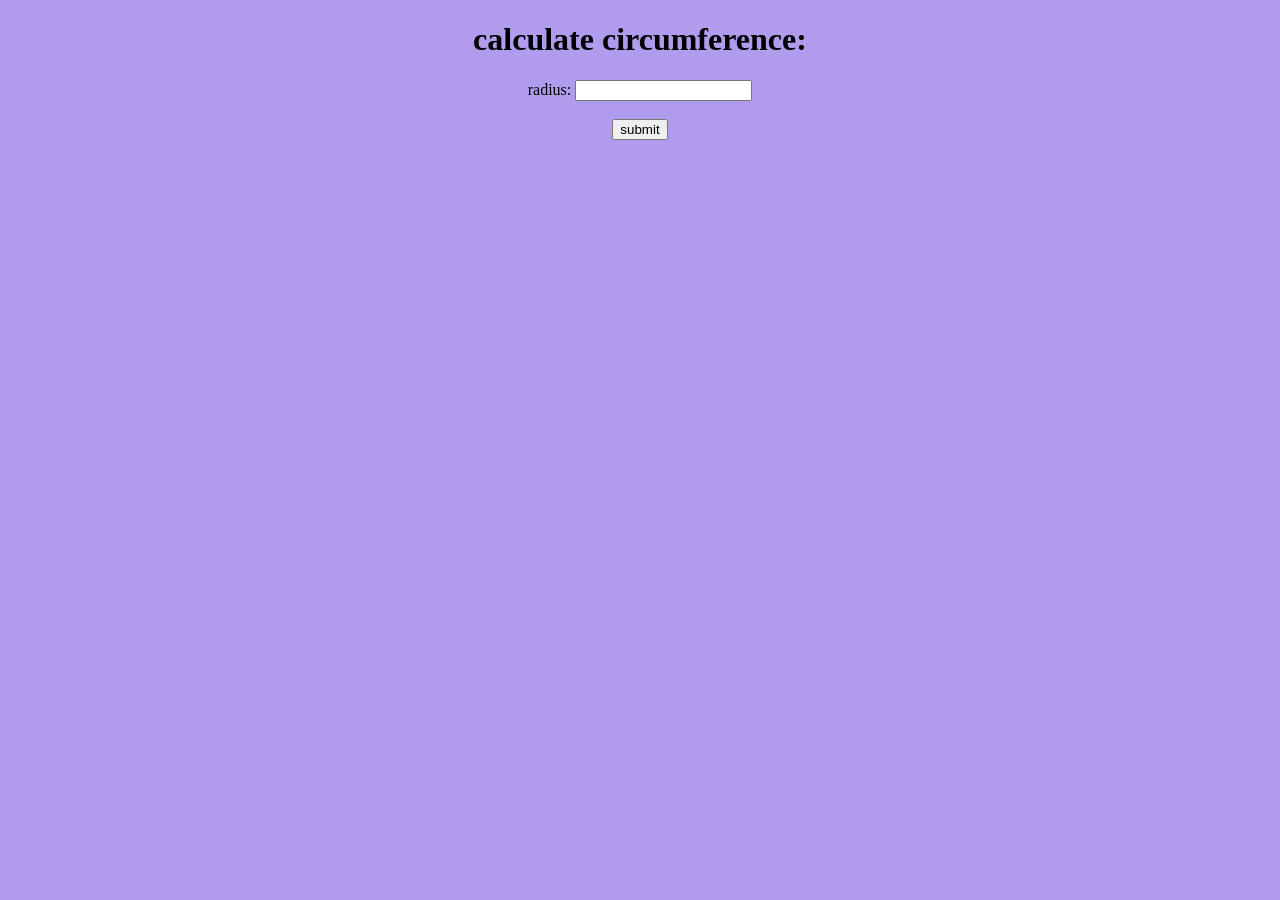
<file: index.html>
<!DOCTYPE html>
<html lang="en">
<head>
    <meta charset="UTF-8">
    <meta name="viewport" content="width=device-width, initial-scale=1.0">
    <title>Document</title>
    <link rel="stylesheet" href="index.css">
</head>
<body>
    <h1 id="myH1">calculate circumference:</h1>
    
    <label>radius:</label>
    <input id="mytext" type="text"><br><br>
    <button id="submitbtn">submit</button>
    <h3 id="myh3"></h3>
    <script src="index.js" ></script>
    <h2 id="myh1"></h2>
</body>
</html>
</file>
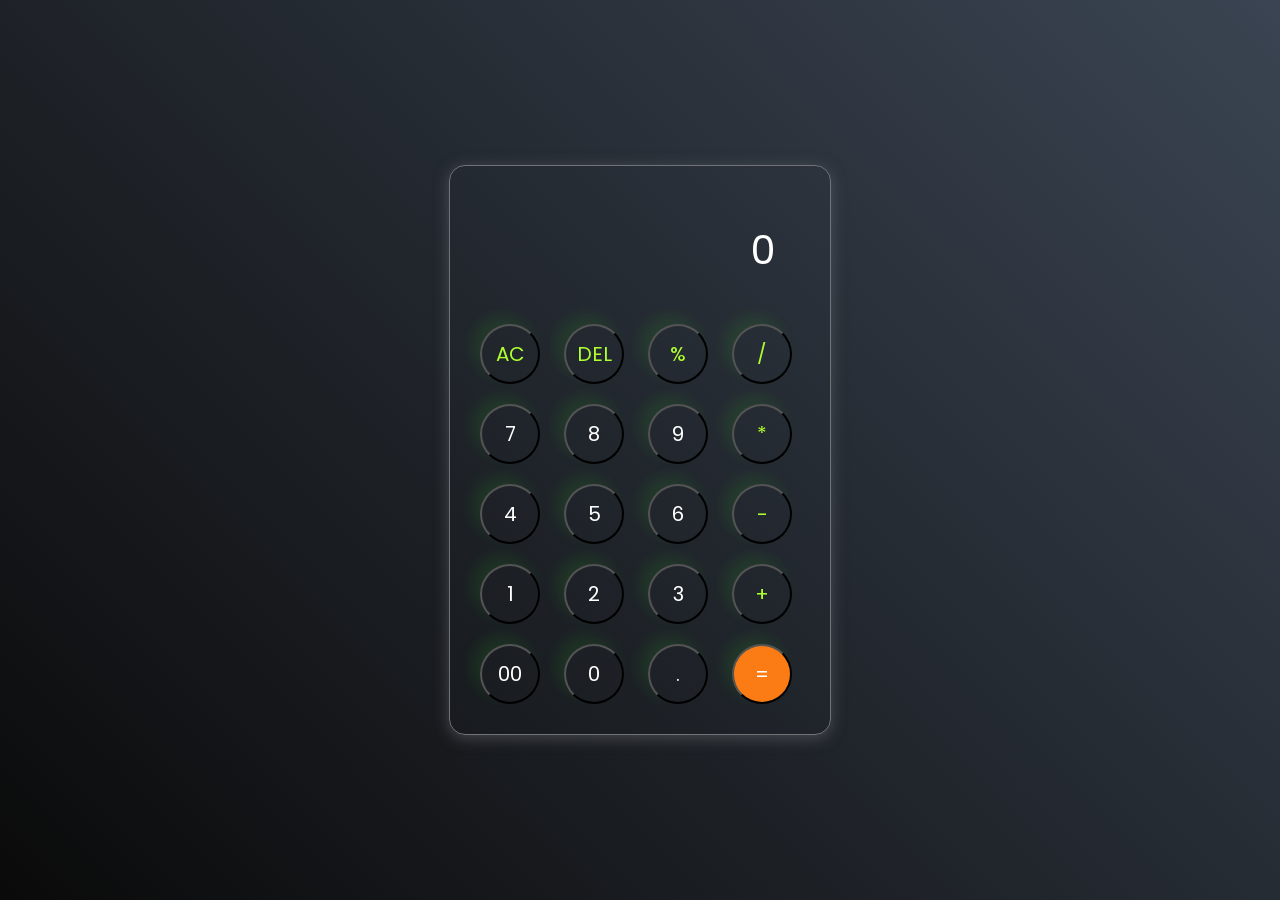
<file: calculator.html>
<!DOCTYPE html>
<html lang="en">
<head>
    <meta charset="UTF-8">
    <meta name="viewport" content="width=device-width, initial-scale=1.0">
    <title>Document</title>
    <link rel="stylesheet" href="stylee.css">
</head>
<body>
    <div class="calculator" >
        <input type="text" placeholder="0" id="inputbox">
        <div>
            <button class="operator">AC</button>
            <button class="operator">DEL</button>
            <button class="operator">%</button>
            <button class="operator">/</button>
        </div>
        <div>
            <button>7</button>
            <button>8</button>
            <button>9</button>
            <button class="operator">*</button>
        </div>
        <div>
            <button>4</button>
            <button>5</button>
            <button>6</button>
            <button class="operator">-</button>
        </div>
        <div>
            <button>1</button>
            <button>2</button>
            <button>3</button>
            <button  class="operator">+</button>
        </div>
        <div>
            <button>00</button>
            <button>0</button>
            <button>.</button>
            <button class="equalbtn">=</button>
        </div>
    </div>
</body>
<script src="script.js"></script>
</html>
</file>
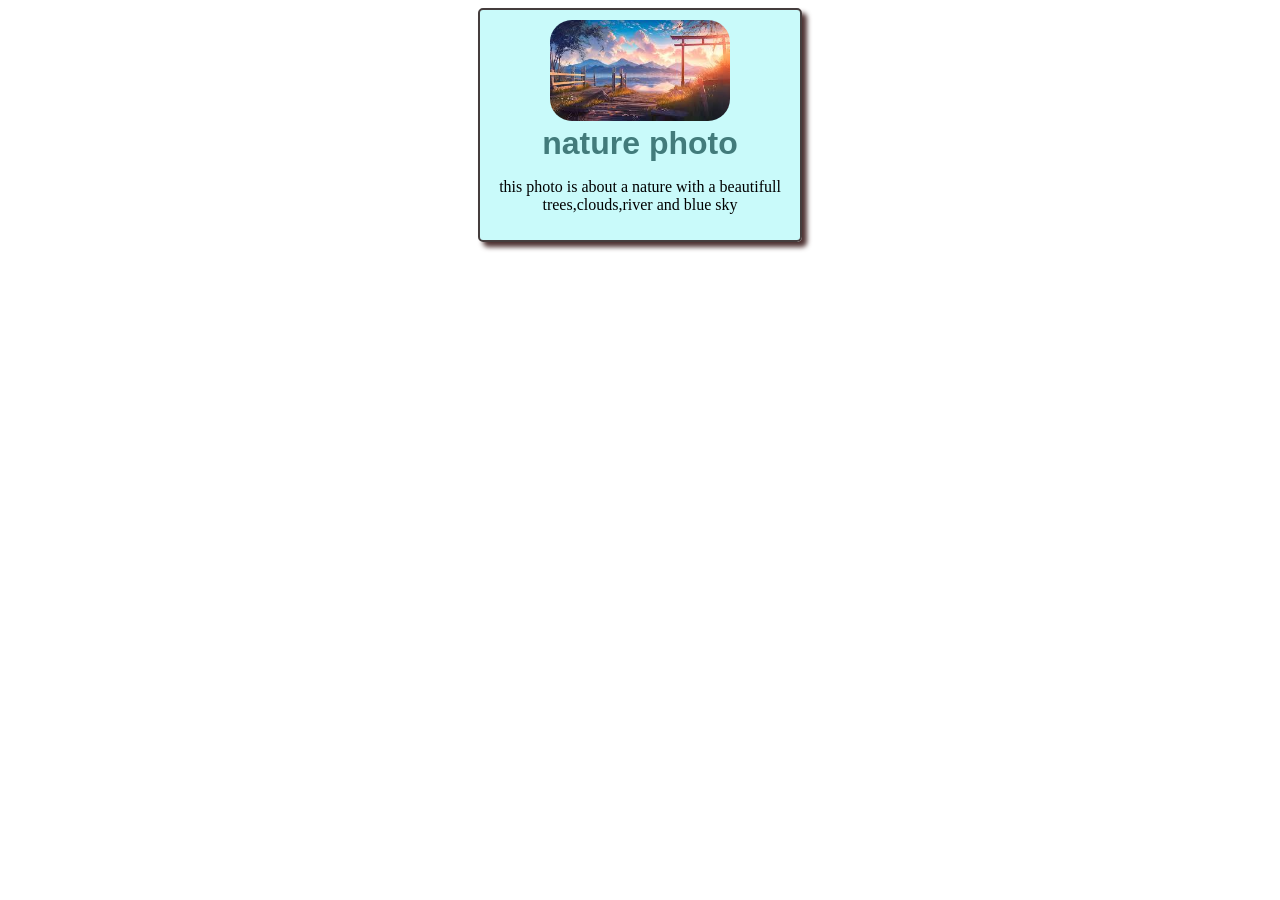
<file: infobox.html>
<!DOCTYPE html>
<html lang="en">

<head>
    <meta charset="UTF-8">
    <meta name="viewport" content="width=device-width, initial-scale=1.0">
    <title>NATURE</title>
    <link rel="stylesheet" href="style.css">
</head>

<body>
    <div class="main-div">

        <img class="img" src="naturre.jpg" alt="">

        <h1 class="h1-tag">nature photo</h1>
     <p class="para-tag">this photo is about a nature with a beautifull trees,clouds,river and blue sky</p>
    </div>
</body>

</html>
</file>
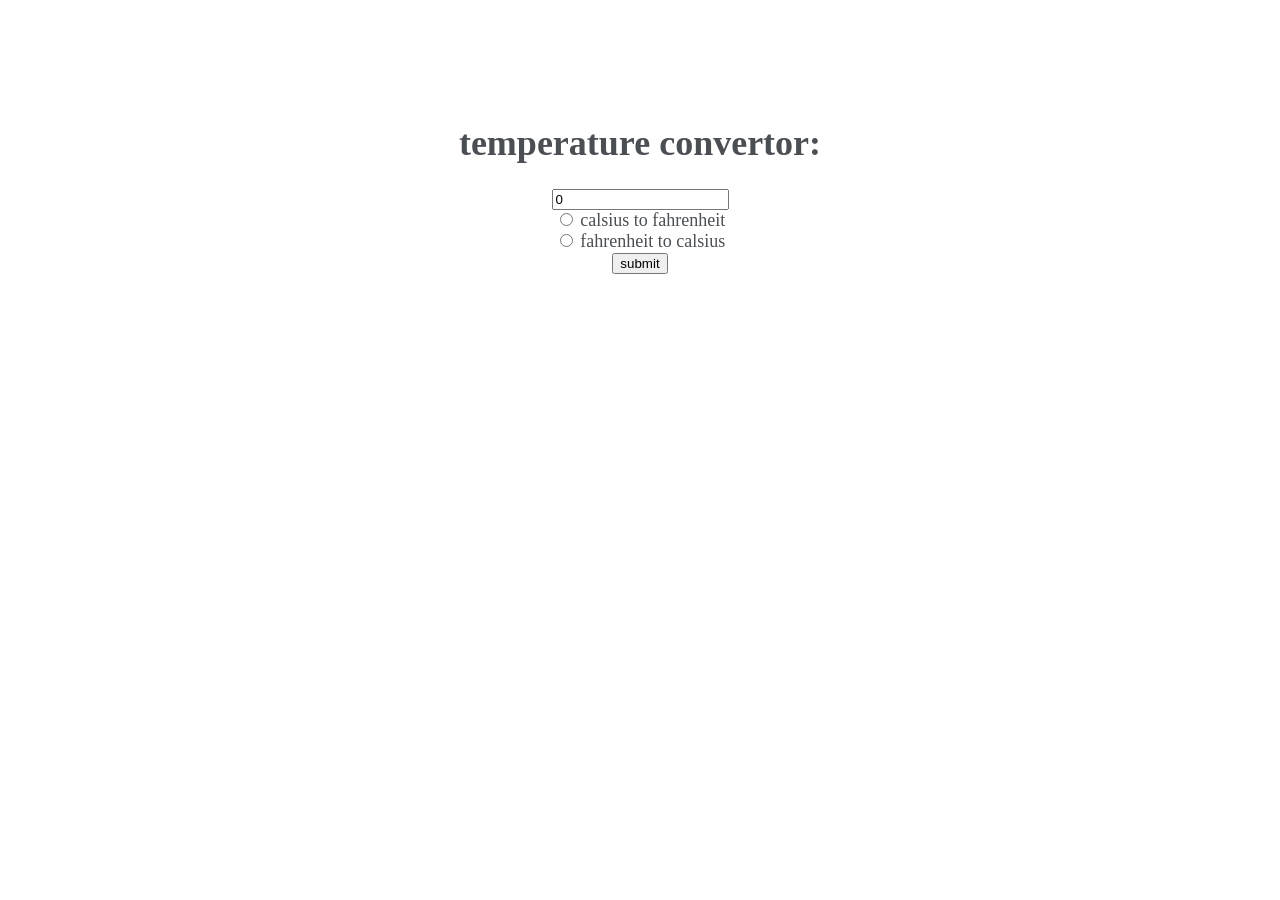
<file: tempc.html>
<!DOCTYPE html>
<html lang="en">

<head>
    <meta charset="UTF-8">
    <meta name="viewport" content="width=device-width, initial-scale=1.0">
    <title>Document</title>
    <link rel="stylesheet" href="tempc.css">
</head>

<body>
    <form>
        <h1>temperature convertor:</h1>
        <input type="number" value="0" id="textbox"><br>
        <input type="radio" id="tofarn" name="unit">
        <label for="tofarn">calsius to fahrenheit</label><br>
        <input type="radio" id="tocal" name="unit">

        <label for="tocal">fahrenheit to calsius</label><br>
        <button type="submit" onclick="convert(event)" id="btn">submit</button>
        <p id="result"></p>
    </form>
    <script src="tempc.js"></script>

</body>

</html>
</file>
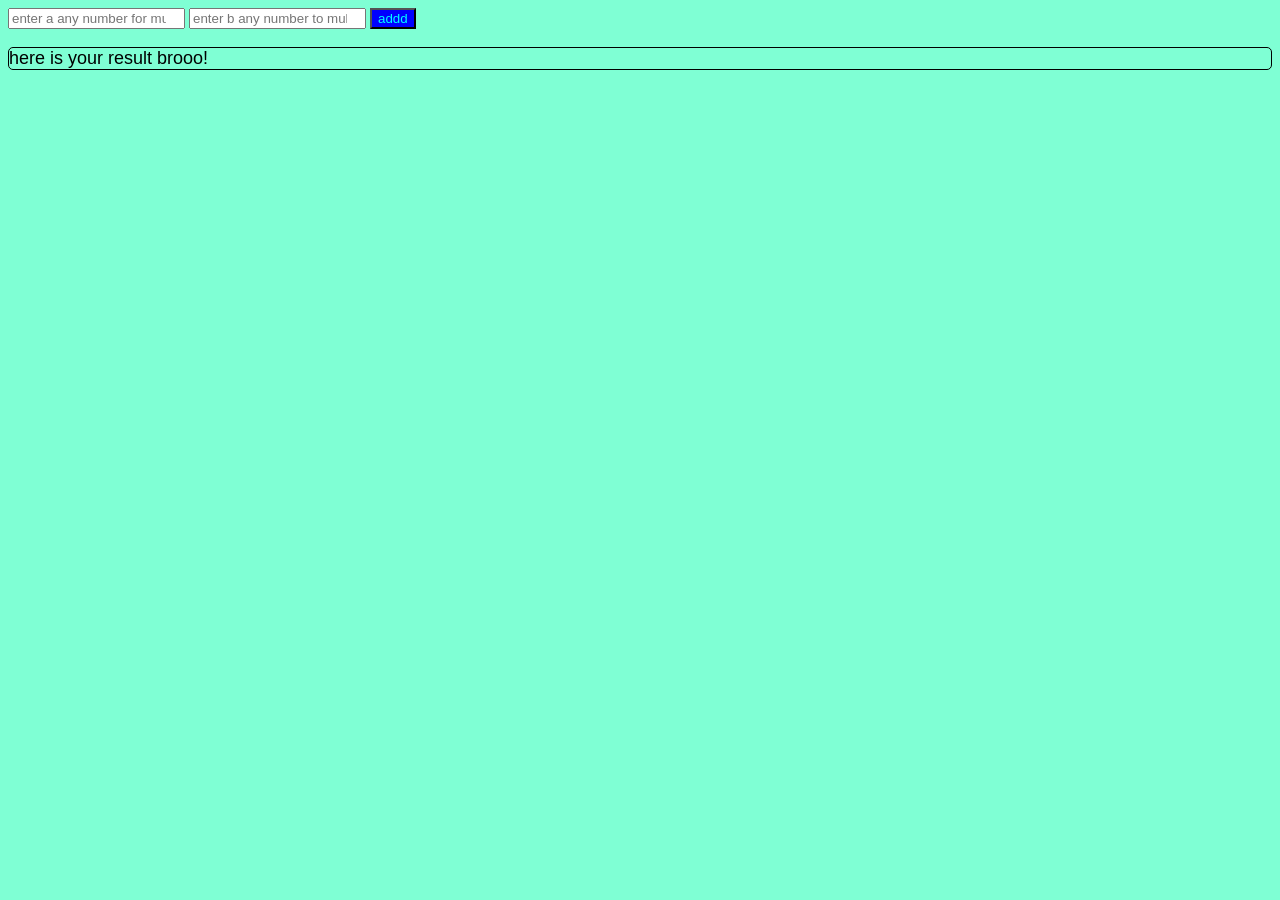
<file: try.html>
<!DOCTYPE html>
<html lang="en">
<head>
    <meta charset="UTF-8">
    <meta name="viewport" content="width=device-width, initial-scale=1.0">
    <title>Document</title>
    <link rel="stylesheet" href="style1.css">
    <style>
        button{
            background-color: blue;
            text-align: center;
            color: aqua;
        }
        
    </style>
</head>
<body>
    
    <input type="number" id="num1" placeholder="enter a any number for multiply">
    <input type="number" id="num2" placeholder="enter b any number to multiply">
    <button onclick="add()">addd</button>
    <p id="result">here is your result brooo!</p>
    
    <script>
        function add(){
            let a = parseInt(document.getElementById("num1").value);
            let b = parseInt(document.getElementById("num2").value);
            document.getElementById("result").innerHTML='sum:'+(a+b);
        }
    </script>
</body>
</html>
</file>
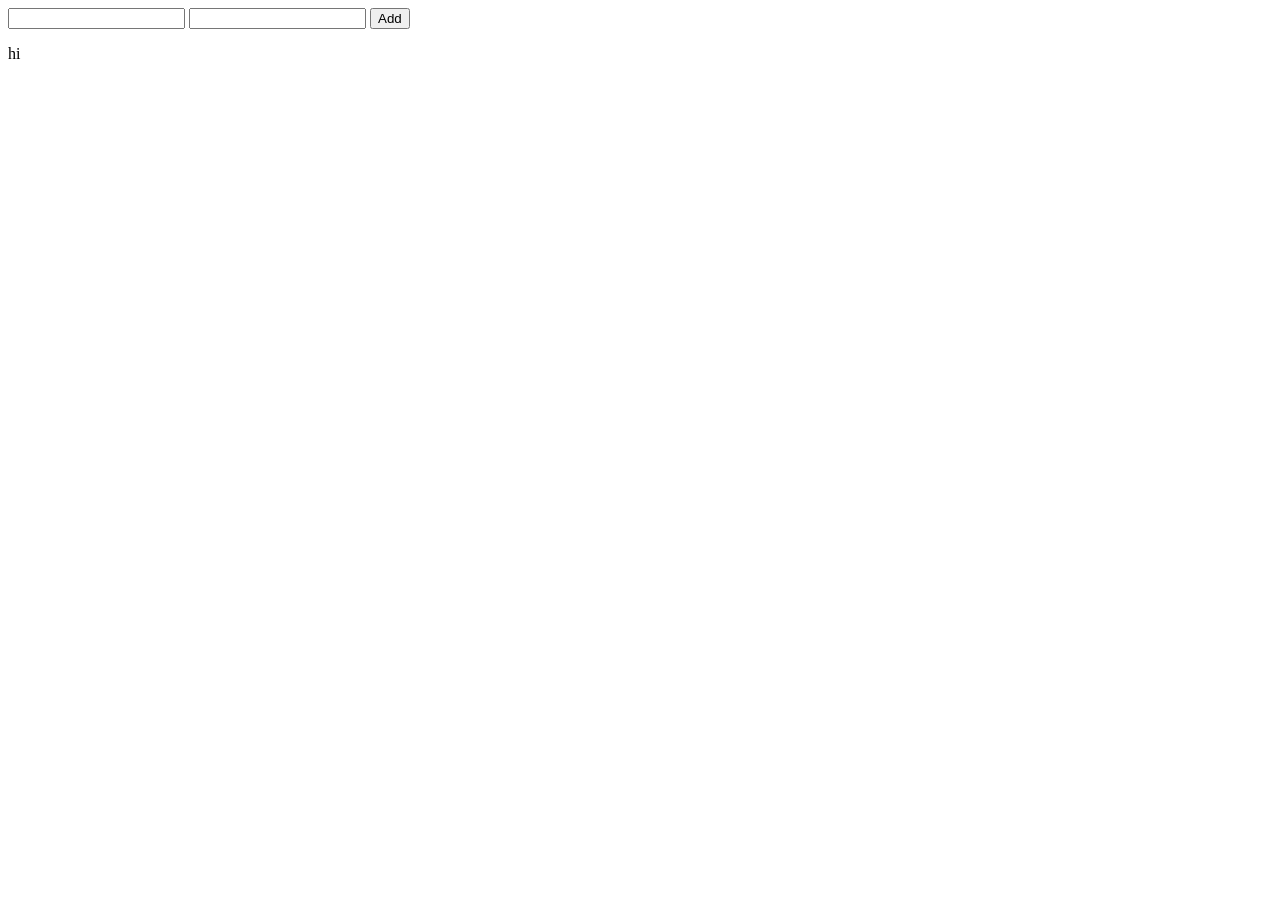
<file: loop.js/calc.html>
<!DOCTYPE html>
<html>
<head>
  <title>Calculator</title>
</head>
<body>
  <input id="num1" type="number">
  <input id="num2" type="number">
  <button onclick="add()">Add</button>
  <p id="result">hi</p>

  <script>
    function add() {
      let a = parseInt(document.getElementById("num1").value);
      let b = parseInt(document.getElementById("num2").value);
      document.getElementById("result").innerHTML = "Sum: " + (a+b);
    }
  </script>
</body>
</html>
</file>
<file: index.css>
body{
    background-color: rgb(176, 155, 237);
   
  
    text-align: center;
  
}
</file>
<file: stylee.css>
@import url('https://fonts.googleapis.com/css2?family=Poppins:ital,wght@0,100;0,200;0,300;0,400;0,500;0,600;0,700;0,800;0,900;1,100;1,200;1,300;1,400;1,500;1,600;1,700;1,800;1,900&display=swap');

* {
    margin: 0%;
    padding: 0%;
    box-sizing: border-box;
     font-family: "Poppins", sans-serif;
}
 body{
    width: 100%;
    height: 100vh;
    display: flex;
    justify-content: center;
    align-items: center;
    background: linear-gradient(45deg,#0a0a0a,#3a4452);
 } 
.calculator{
    border: 1px solid #717377;
    padding: 20px;
    border-radius: 16px;
    background: transparent;
    box-shadow: 0px 3px 15px rgb(113, 115, 119, 0.5);
}
input{
     width: 320px;
     border: none;
     padding: 24px;
     margin: 10px;
     background: transparent;
     box-shadow: 0px 3px 15px rgbs(84, 84, 84, 0.1);
     font-size: 40px;
     text-align: right;
     cursor: pointer;
     color: white;

}
input::placeholder{
    color: #ffffff;
}
button{
    width: 60px;
    height: 60px;
    margin: 10px;
    border-radius: 50%;
    background: transparent;
    color: #ffffff;
    font-size: 20px;
    box-shadow: -8px -8px 15px rgba(51, 236, 34, 0.1);
    cursor: pointer;
}
.equalbtn{
    background-color: #fb7c14;
    
}
.operator{
    color: greenyellow;
}
</file>
<file: style.css>
.main-div{
    text-align: center;
    border: 2px solid rgb(69, 61, 61);
    border-radius: 5px;
    justify-content: center;
    box-shadow: 5px 5px 5px hsl(0, 22%, 25%);
    padding: 10px;
    max-width: 300px;
    background: rgba(6, 232, 232, 0.215);
    margin : auto;
}
img{
  border-radius:22px;  
  max-width: 60%;
  height: auto;
}
h1{
    margin: 0px;
    font-family: arial,sans-serif;
    color: rgb(66, 123, 123);
}
</file>
<file: tempc.css>
body{
    text-align: center;
    color: rgba(6, 11, 16, 0.721);
    
    padding: 5em;
    font-size: large;
}
#result{
    font-size: 5em;
    font-weight: bold;
    font: 500;
}
</file>
<file: style1.css>
body{
    background-color: aquamarine;
}
#result{
    font-size:large;
    font-family: 'Franklin Gothic Medium', 'Arial Narrow', Arial, sans-serif;
    border: 1px solid black;
    padding: 5px left;
    border-radius: 5px;
}
#result:hover{
    background-color: pink;
}
</file>
